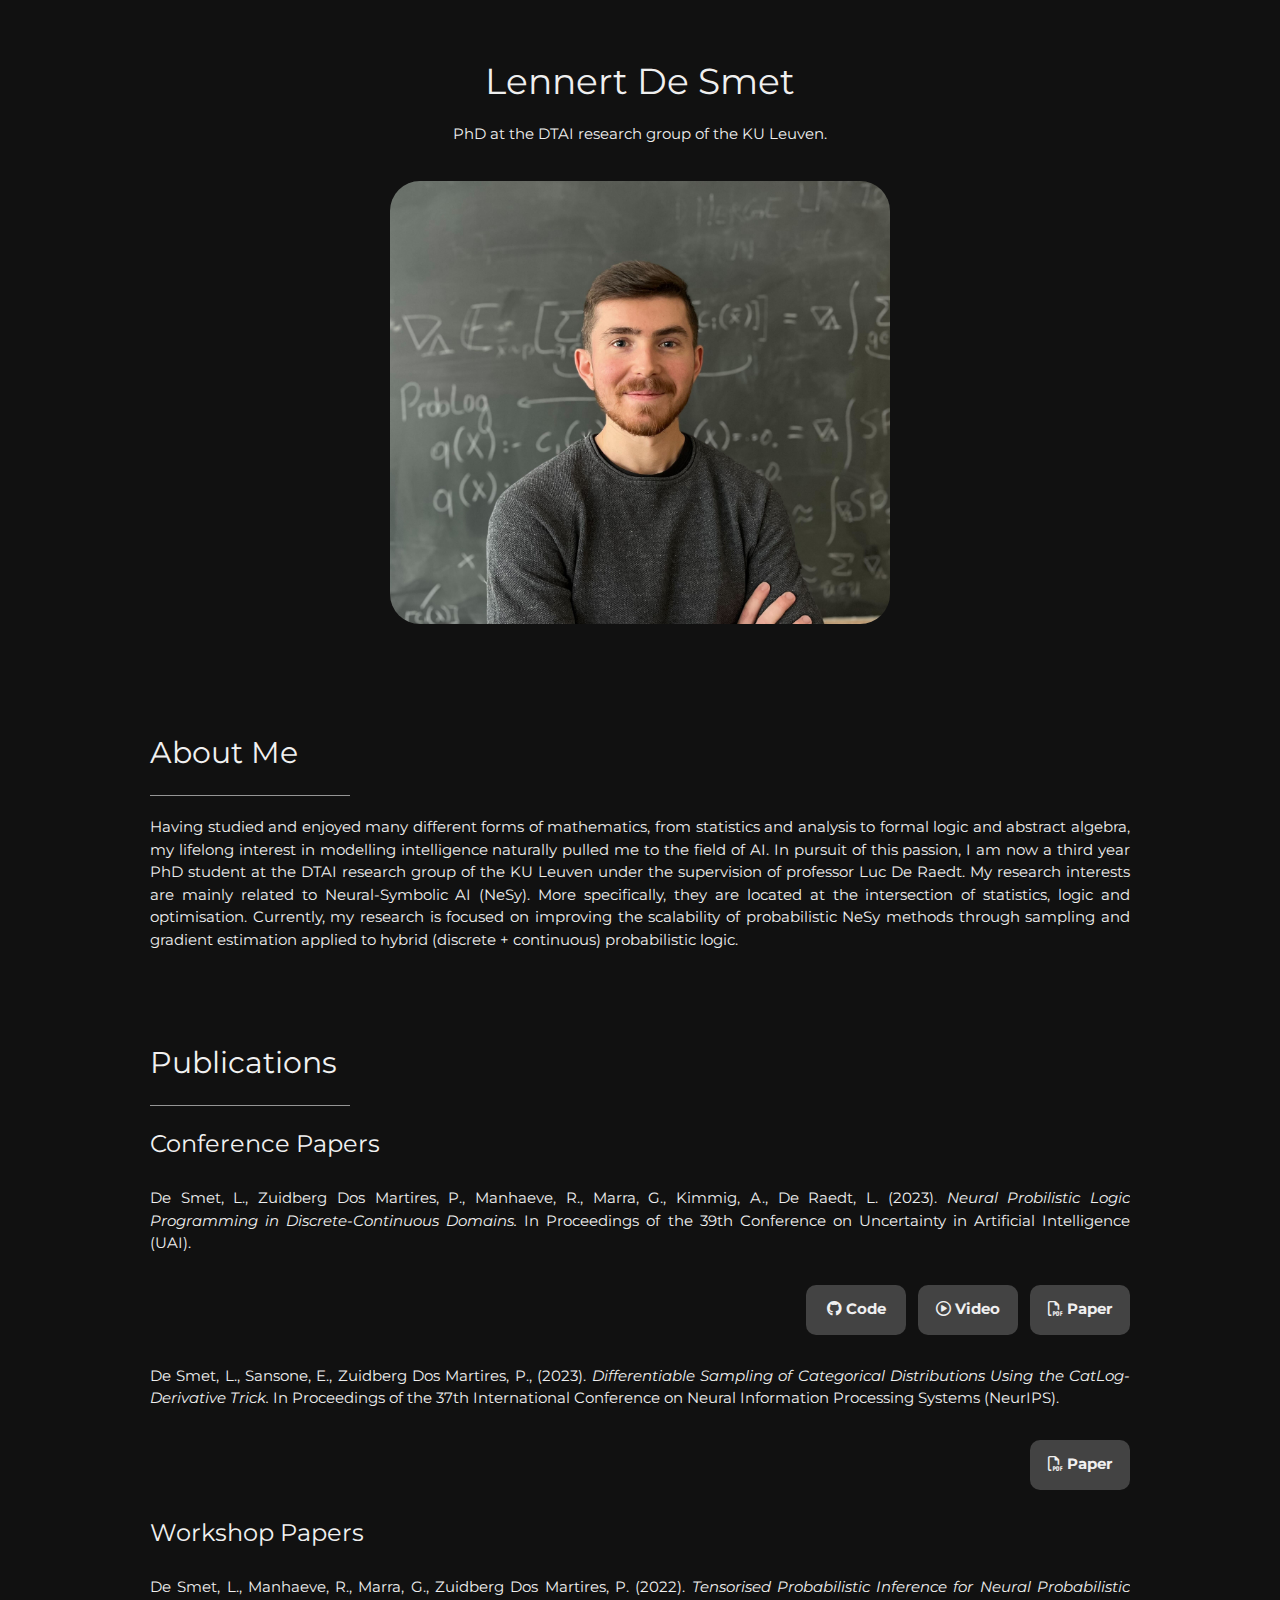
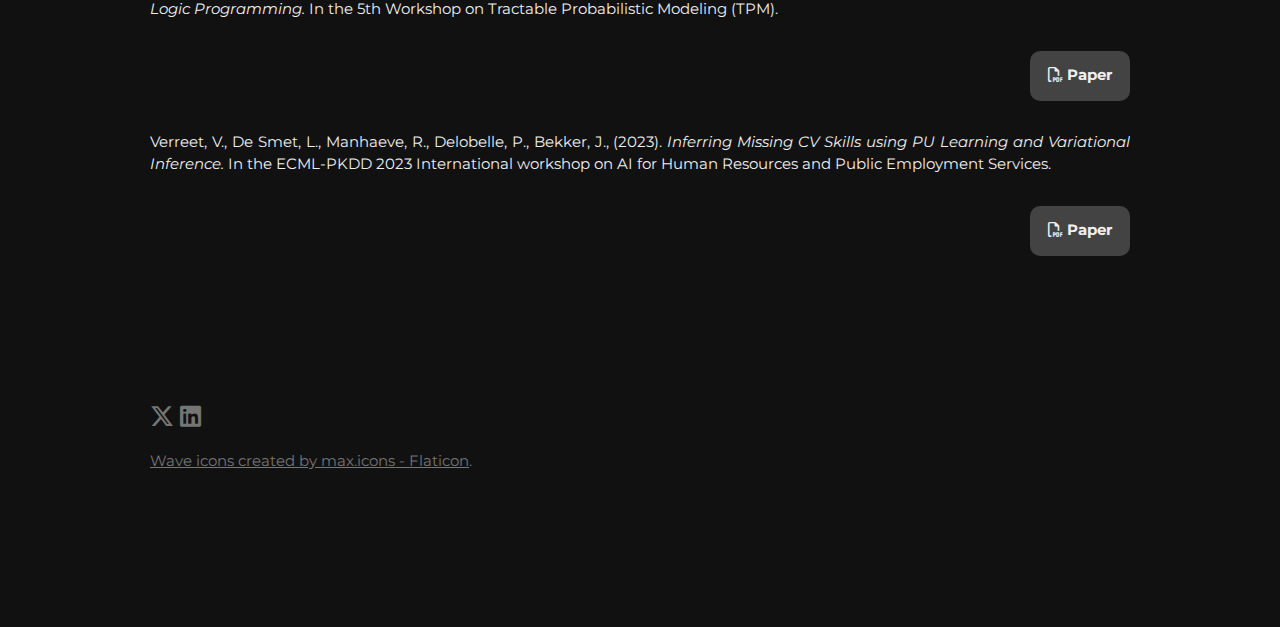
<file: index.html>
<!DOCTYPE html>
<html>
<head>

<style> 
    #rcorners1 {
        border-radius: 10px;
        background: #434343;
        padding: 13px; 
        width: 100px;
        height: 50px;  
    }
</style>

<style>
    a:hover {
    color: #277da1;
    }
</style>

<style>
    #wrapper {
        overflow: auto; /* add this to contain floated children */
    }
    #first {
        float:left; /* add this */
    }
    #second {
        float: right; /* add this */
    }
    #background {
        color: #efefef;
        background-color: #111111;
    }
</style>

<style>
    img {
      border-radius: 2em;
    }
</style>

<link rel="icon" href="/images/wave.png">

<title> Lennert De Smet </title>
<meta charset="UTF-8">
<meta name="viewport" content="width=device-width, initial-scale=1">
<link rel="stylesheet" href="https://www.w3schools.com/w3css/4/w3.css">
<link rel="stylesheet" href="https://fonts.googleapis.com/css?family=Montserrat">
<link rel="stylesheet" href="https://fonts.googleapis.com/css2?family=Fira+Sans">
<link rel="stylesheet" href="https://cdnjs.cloudflare.com/ajax/libs/font-awesome/6.4.2/css/all.min.css">
<style>
    body, h1,h2,h3,h4,h5,h6 {font-family: "Montserrat", sans-serif}
    /* body, h1,h2,h3,h4,h5,h6 {font-family: "Fira Sans"} */
    .w3-row-padding img {margin-bottom: 12px}
    /* Set the width of the sidebar to 120px */
    .w3-sidebar {width: 120px;background: #222;}
    /* Add a left margin to the "page content" that matches the width of the sidebar (120px) */
    /* Remove margins from "page content" on small screens */
    @media only screen and (max-width: 600px) {
        #main {margin-left: 0}
        #background {background-color: #000000;}
    }
</style>
</head>
<body id="background">

<!-- Page Content -->
<div class="w3-padding-large" id="main">
  <!-- Header/Home -->
  <header class="w3-container w3-padding-32 w3-center" id="home">
    <h1> Lennert De Smet </h1>
    <p style="padding-bottom:20px;"> PhD at the DTAI research group of the KU Leuven.</p>
    <img src="/images/cropped_me.jpg" class="w3-image" width="500">
  </header>

  <!-- About Section -->
  <div class="w3-content w3-justify w3-text w3-padding-64" id="about">
    <h2 class="w3-text-light-grey"> About Me </h2>
    <hr style="width:200px" class="w3-opacity">
    <p>
        Having studied and enjoyed many different forms of mathematics, from statistics and analysis to formal logic and abstract algebra, my lifelong interest in modelling intelligence naturally pulled me to the field of AI.
        In pursuit of this passion, I am now a third year PhD student at the DTAI research group of the KU Leuven under the supervision of professor Luc De Raedt.
        My research interests are mainly related to Neural-Symbolic AI (NeSy). 
        More specifically, they are located at the intersection of statistics, logic and optimisation.
        Currently, my research is focused on improving the scalability of probabilistic NeSy methods through sampling and gradient estimation applied to hybrid (discrete + continuous) probabilistic logic.
    </p>

    <div class="w3-content w3-justify w3-text w3-padding-64" id="publications"></divclass>

    <h2 class="w3-text-light-grey"> Publications </h2>
    <hr style="width:200px" class="w3-opacity">

    <h3 class="w3-text-light-grey" style="text-align:left;"> Conference Papers </h3>
    <div id="wrapper">
        <div id="first">
            <p>
                De Smet, L., 
                <a href="https://pedrozudo.github.io/" style="text-decoration: none"> Zuidberg Dos Martires, P.</a>, 
                <a href="https://people.cs.kuleuven.be/~robin.manhaeve/" style="text-decoration: none"> Manhaeve, R.</a>, 
                <a href="https://www.giuseppemarra.com/" style="text-decoration: none"> Marra, G.</a>, 
                <a href="https://people.cs.kuleuven.be/~angelika.kimmig/" style="text-decoration: none"> Kimmig, A.</a>, 
                <a href="https://wms.cs.kuleuven.be/people/lucderaedt/" style="text-decoration: none"> De Raedt, L.</a>
                (2023). 
                <em> Neural Probilistic Logic Programming in Discrete-Continuous Domains.</em>
                In Proceedings of the 39th Conference on Uncertainty in Artificial Intelligence (UAI).
            </p>
        </div>
        <div id="second">
            <a href="https://proceedings.mlr.press/v216/de-smet23a.html" style="text-decoration: none"><p id="rcorners1" style="text-align:center;"> <b> 
                <i class="fa-regular fa-file-pdf w3-hover-opacity"></i> Paper </b> </p> </a>
        </div>
        <div id="second">
            <a style="text-decoration: none"><p style="text-align:center;"> <b> &nbsp &nbsp </b> </p> </a>
        </div>
        <div id="second">
            <a href="https://www.youtube.com/watch?v=eqWOMycQOk4&t=1s" style="text-decoration: none"><p id="rcorners1" style="text-align:center;"> <b> 
                <i class="fa-regular fa-circle-play w3-hover-opacity"></i> Video </b> </p> </a>
        </div>
        <!-- <div id="second">
            <a style="text-decoration: none"><p style="text-align:center;"> <b> &nbsp &nbsp </b> </p> </a>
        </div>
        <div id="second">
            <a href="https://www.auai.org/uai2023/oral_slides/233-oral-slides.pdf" style="text-decoration: none"><p id="rcorners1" style="text-align:center;"> <b> Slides </b> </p> </a>
        </div> -->
        <div id="second">
            <a style="text-decoration: none"><p style="text-align:center;"> <b> &nbsp &nbsp </b> </p> </a>
        </div>
        <div id="second">
            <a href="https://github.com/ML-KULeuven/deepseaproblog" style="text-decoration: none"><p id="rcorners1" style="text-align:center;"> <b> 
                <i class="fa-brands fa-github w3-hover-opacity"></i> Code </b> </p> </a>
        </div>
    </div>

    <div id="wrapper">
        <div id="first">
            <p>
                De Smet, L., 
                <a href="https://emsansone.github.io/" style="text-decoration: none"> Sansone, E.</a>,
                <a href="https://pedrozudo.github.io/" style="text-decoration: none"> Zuidberg Dos Martires, P.</a>, 
                (2023). 
                <em> Differentiable Sampling of Categorical Distributions Using the CatLog-Derivative Trick.</em>
                In Proceedings of the 37th International Conference on Neural Information Processing Systems (NeurIPS).
            </p>
        </div>
        <div id="second">
            <a href="https://openreview.net/pdf?id=AQyqxXctsN" style="text-decoration: none"><p id="rcorners1" style="text-align:center;"> <b> 
                <i class="fa-regular fa-file-pdf w3-hover-opacity"></i> Paper </b> </p> </a>
        </div>
    </div>

    <h3 class="w3-text-light-grey" style="text-align:left;"> Workshop Papers</h3>

    <div id="wrapper">
        <div id="first">
            <p>
                De Smet, L., 
                <a href="https://people.cs.kuleuven.be/~robin.manhaeve/" style="text-decoration: none"> Manhaeve, R.</a>, 
                <a href="https://www.giuseppemarra.com/" style="text-decoration: none"> Marra, G.</a>, 
                <a href="https://pedrozudo.github.io/" style="text-decoration: none"> Zuidberg Dos Martires, P.</a>
                (2022). 
                <em> Tensorised Probabilistic Inference for Neural Probabilistic Logic Programming.</em>
                In the 5th Workshop on Tractable Probabilistic Modeling (TPM).
            </p>
        </div>
        <div id="second">
            <a href="https://openreview.net/pdf?id=6Kpbq2Y2IK6" style="text-decoration: none"><p id="rcorners1" style="text-align:center;"> <b> 
                <i class="fa-regular fa-file-pdf w3-hover-opacity"></i> Paper </b> </p> </a>
        </div>
    </div>

    <div id="wrapper">
        <div id="first">
            <p>
                <a href="https://www.kuleuven.be/wieiswie/nl/person/00118567" style="text-decoration: none"> Verreet, V.</a>, 
                De Smet, L.,
                <a href="https://people.cs.kuleuven.be/~robin.manhaeve/" style="text-decoration: none"> Manhaeve, R.</a>,
                <a href="https://pieter.ai/" style="text-decoration: none"> Delobelle, P.</a>,
                <a href="https://jessa.github.io/" style="text-decoration: none"> Bekker, J.</a>,
                (2023). 
                <em> Inferring Missing CV Skills using PU Learning and Variational Inference.</em>
                In the ECML-PKDD 2023 International workshop on AI for Human Resources and Public Employment Services.
            </p>
        </div>
        <div id="second">
            <a href="https://ai4hrpes.github.io/ecmlpkdd2023/papers/ai4hrpes2023_paper_152.pdf" style="text-decoration: none"><p id="rcorners1" style="text-align:center;"> <b> 
                <i class="fa-regular fa-file-pdf w3-hover-opacity"></i> Paper </b> </p> </a>
        </div>
    </div>

    <!-- <div id="wrapper">
        <div id="first">
            <p>
                De Smet, L., 
                <a href="https://emsansone.github.io/" style="text-decoration: none"> Sansone, E.</a>,
                <a href="https://pedrozudo.github.io/" style="text-decoration: none"> Zuidberg Dos Martires, P.</a>
                (2023). 
                <em> Differentiable Sampling of Categorical Distributions Using the CatLog-Derivative Trick.</em>
                In the ICML 2023 Workshop Differentiable Almost Everything: Differentiable Relaxations, Algorithms, Operators, and Simulators.
            </p>
        </div>
        <div id="second">
            <a href="https://differentiable.xyz/papers/paper_29.pdf" style="text-decoration: none"><p id="rcorners1" style="text-align:center;"> <b> Paper </b> </p> </a>
        </div>
    </div> -->

    <!-- <div class="w3-content w3-justify w3-text w3-padding-64" id="code"></divclass>
    <h2 class="w3-text-light-grey"> Code </h2>
    <hr style="width:200px" class="w3-opacity"> -->
</div>

<!-- Footer -->
<footer class="w3-content w3-padding-64 w3-text-grey w3-xlarge">
<a href="https://twitter.com/LennertDS_" style="text-decoration: none" <i class="fa-brands fa-x-twitter w3-hover-opacity"></i><a>
<a href="www.linkedin.com/in/lennert-de-smet-3dot1415926" style="text-decoration: none" <i class="fa-brands fa-linkedin w3-hover-opacity"></i><a>
<p class="w3-medium"><a href="https://www.flaticon.com/free-icons/wave"> Wave icons created by max.icons - Flaticon<a>.
</footer>

<!-- END PAGE CONTENT -->
</div>

</body>
</html>
</file>
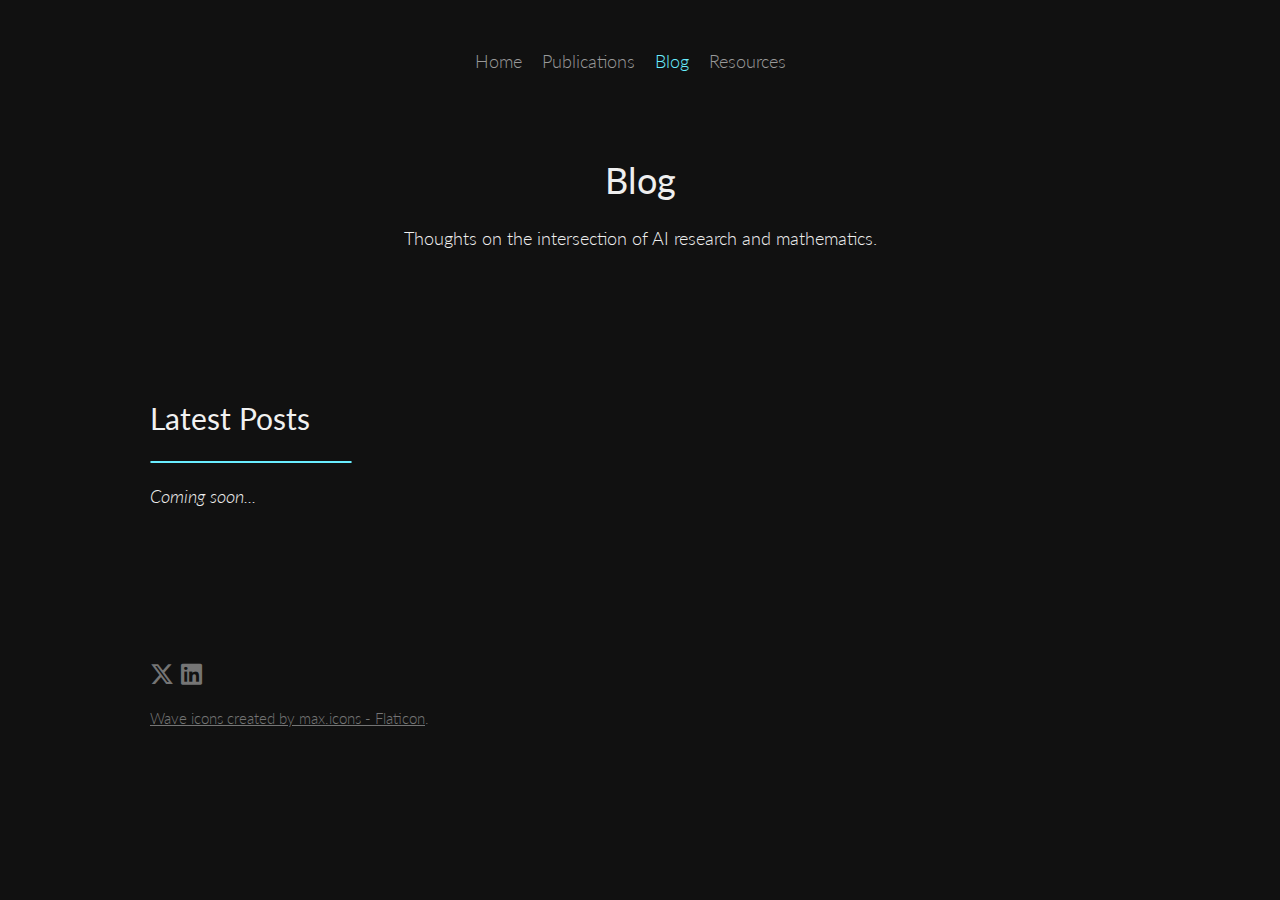
<file: blog.html>
<!DOCTYPE html>
<html>

<head>
    <link rel="icon" href="/images/wave.png">
    <title> Blog - Lennert De Smet </title>
    <meta charset="UTF-8">
    <meta name="viewport" content="width=device-width, initial-scale=1">
    <link rel="stylesheet" href="https://www.w3schools.com/w3css/4/w3.css">
    <link rel="stylesheet" href="https://fonts.googleapis.com/css?family=Montserrat">
    <link rel="stylesheet" href="https://fonts.googleapis.com/css2?family=Lato:wght@300&display=swap">
    <link rel="stylesheet" href="https://fonts.googleapis.com/css2?family=Lato">
    <link rel="stylesheet" href="https://cdnjs.cloudflare.com/ajax/libs/font-awesome/6.4.2/css/all.min.css">

    <!-- Custom Styles -->
    <link rel="stylesheet" href="assets/css/style.css">
</head>

<body id="background">

    <!-- Page Content -->
    <div class="w3-padding-large" id="main">

        <!-- Navigation Bar -->
        <div id="navbar"></div>

        <header class="w3-container w3-padding-32 w3-center">
            <h1> Blog </h1>
            <p style="padding-bottom:20px;">
                Thoughts on the intersection of AI research and mathematics.
            </p>
        </header>

        <!-- Blog Section -->
        <div class="w3-content w3-justify w3-text w3-padding-64" id="blog">
            <h2 class="w3-text-light-grey"> Latest Posts </h2>
            <hr class="custom-hr">

            <p>
                <i> Coming soon... </i>
            </p>

        </div>

        <script src="assets/js/navbar.js"></script>

        <!-- Footer -->
        <footer class="w3-content w3-padding-64 w3-text-grey w3-xlarge">
            <a href="https://twitter.com/LennertDS_" style="text-decoration: none">
                <i class="fa-brands fa-x-twitter w3-hover-opacity"></i>
            </a>
            <a href="https://www.linkedin.com/in/lennert-de-smet-3dot1415926/" style="text-decoration: none">
                <i class="fa-brands fa-linkedin w3-hover-opacity"></i>
            </a>
            <p class="w3-medium"><a href="https://www.flaticon.com/free-icons/wave"> Wave icons created by max.icons
                    - Flaticon</a>.</p>
        </footer>

    </div>

</body>

</html>
</file>
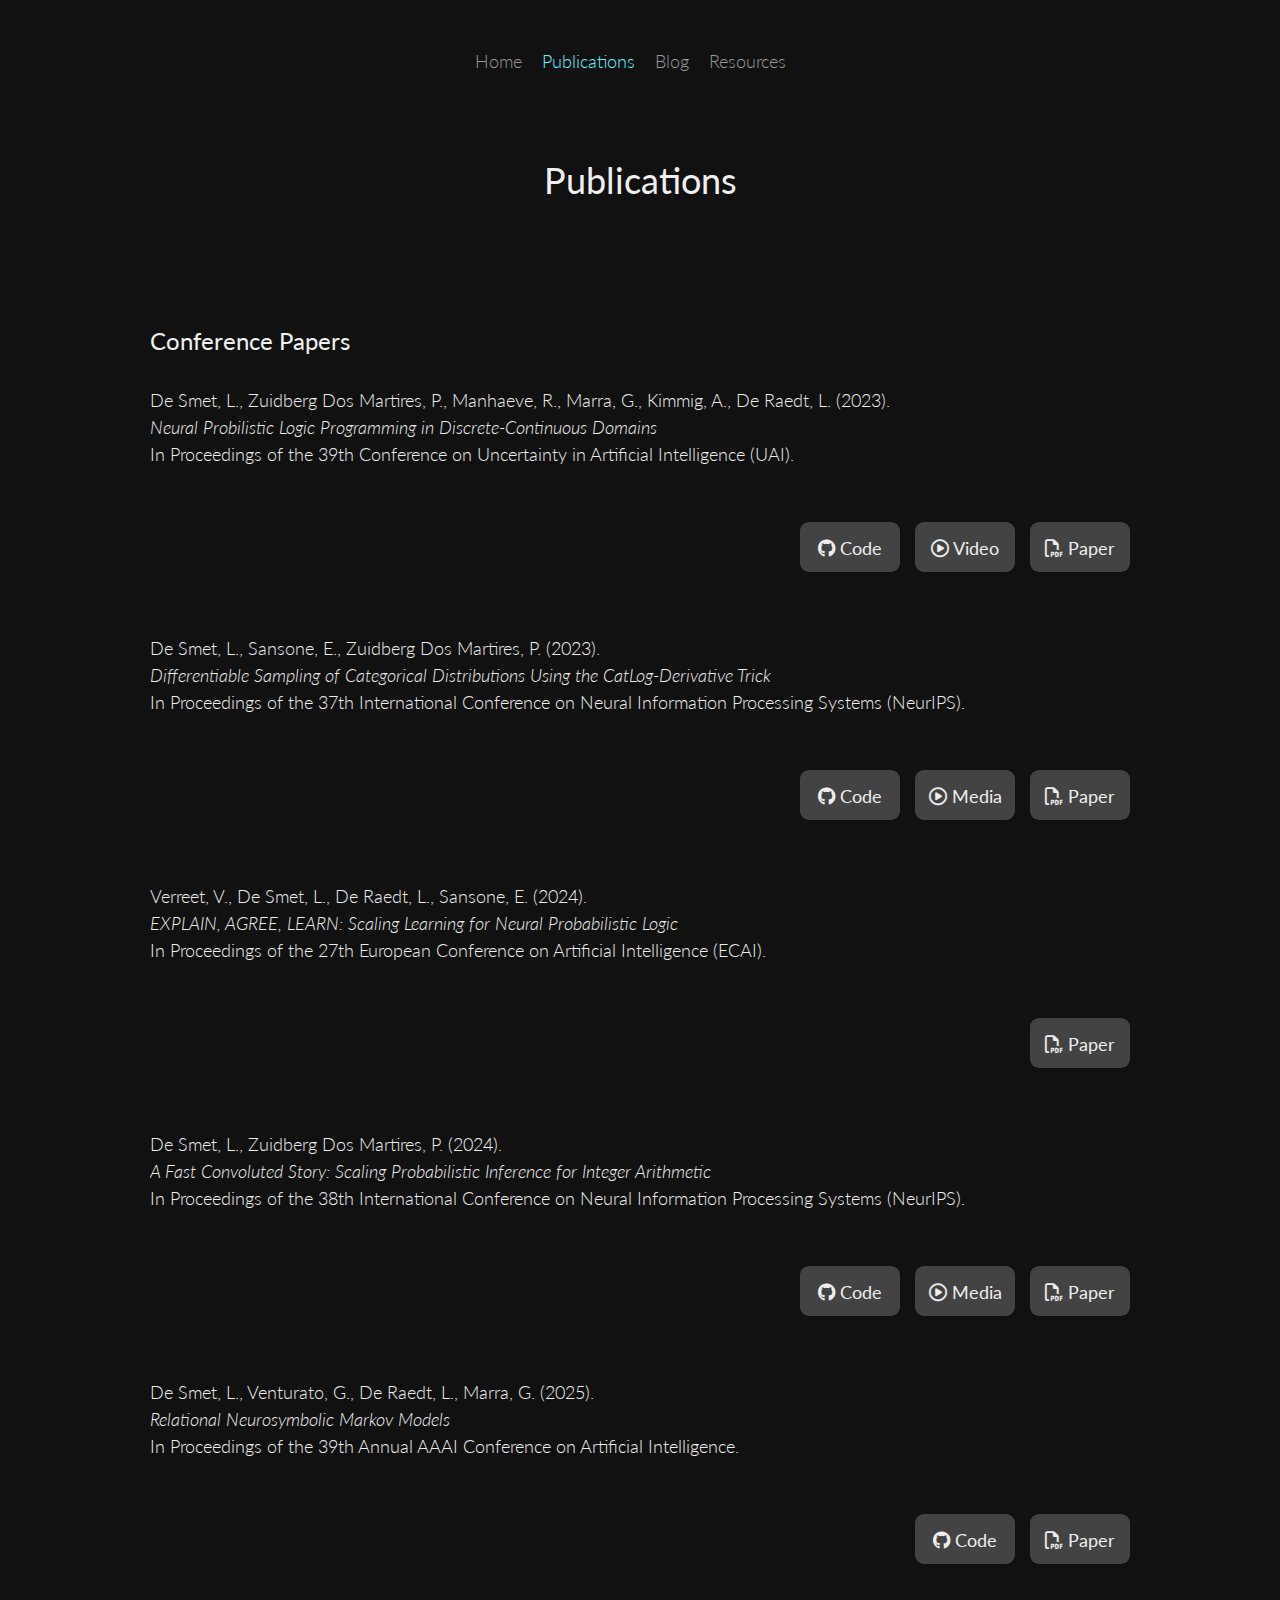
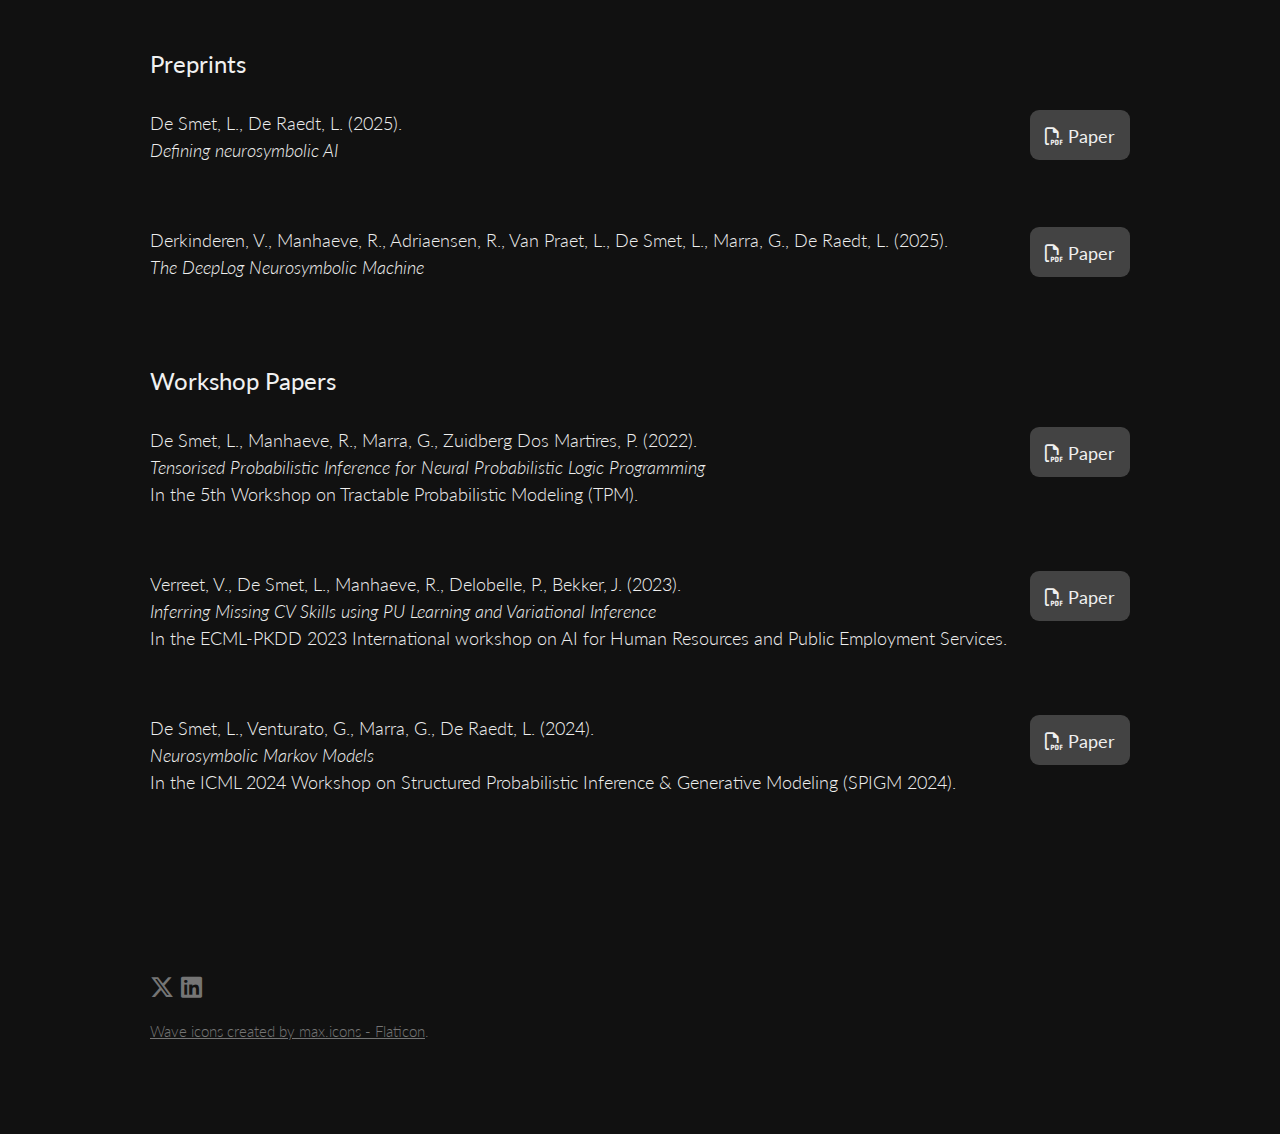
<file: publications.html>
<!DOCTYPE html>
<html>

<head>
    <link rel="icon" href="/images/wave.png">
    <title> Publications - Lennert De Smet </title>
    <meta charset="UTF-8">
    <meta name="viewport" content="width=device-width, initial-scale=1">
    <link rel="stylesheet" href="https://www.w3schools.com/w3css/4/w3.css">
    <link rel="stylesheet" href="https://fonts.googleapis.com/css?family=Montserrat">
    <link rel="stylesheet" href="https://fonts.googleapis.com/css2?family=Lato:wght@300&display=swap">
    <link rel="stylesheet" href="https://fonts.googleapis.com/css2?family=Lato">
    <link rel="stylesheet" href="https://cdnjs.cloudflare.com/ajax/libs/font-awesome/6.4.2/css/all.min.css">

    <!-- Custom Styles -->
    <link rel="stylesheet" href="assets/css/style.css">
</head>

<body id="background">

    <!-- Page Content -->
    <div class="w3-padding-large" id="main">

        <!-- Navigation Bar -->
        <div id="navbar"></div>

        <header class="w3-container w3-padding-32 w3-center">
            <h1> Publications </h1>
        </header>

        <!-- Publications Section -->
        <div class="w3-content w3-justify w3-text w3-padding-64" id="publications">

            <h3 class="w3-text-light-grey" style="text-align:left;"> Conference Papers </h3>
            <div id="conference-papers"></div>

            <br>

            <h3 class="w3-text-light-grey" style="text-align:left;"> Preprints </h3>
            <div id="preprints"></div>

            <br>

            <h3 class="w3-text-light-grey" style="text-align:left;"> Workshop Papers</h3>
            <div id="workshop-papers"></div>

        </div>

        <script src="assets/js/publications.js"></script>
        <script src="assets/js/main.js"></script>
        <script src="assets/js/navbar.js"></script>

        <!-- Footer -->
        <footer class="w3-content w3-padding-64 w3-text-grey w3-xlarge">
            <a href="https://twitter.com/LennertDS_" style="text-decoration: none">
                <i class="fa-brands fa-x-twitter w3-hover-opacity"></i>
            </a>
            <a href="https://www.linkedin.com/in/lennert-de-smet-3dot1415926/" style="text-decoration: none">
                <i class="fa-brands fa-linkedin w3-hover-opacity"></i>
            </a>
            <p class="w3-medium"><a href="https://www.flaticon.com/free-icons/wave"> Wave icons created by max.icons
                    - Flaticon</a>.</p>
        </footer>

    </div>

</body>

</html>
</file>
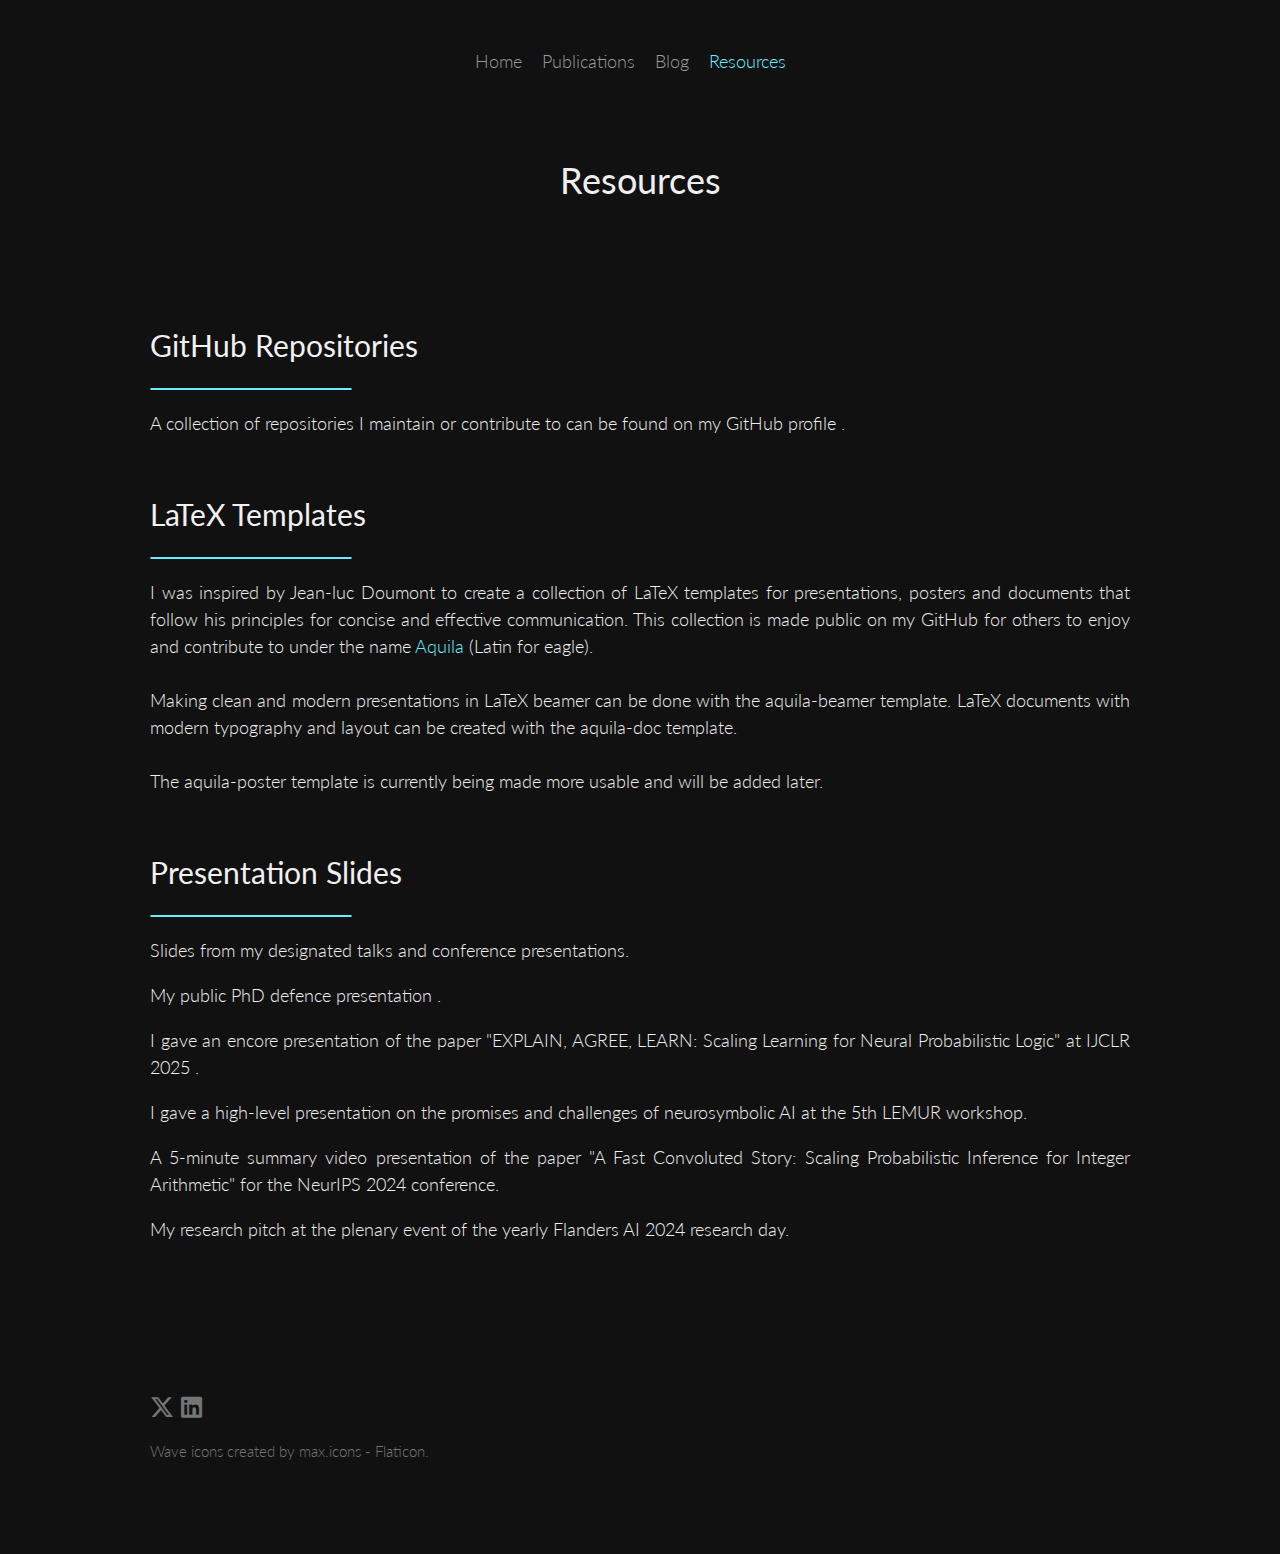
<file: resources.html>
<!DOCTYPE html>
<html>

<head>
    <link rel="icon" href="/images/wave.png">
    <title> Resources - Lennert De Smet </title>
    <meta charset="UTF-8">
    <meta name="viewport" content="width=device-width, initial-scale=1">
    <link rel="stylesheet" href="https://www.w3schools.com/w3css/4/w3.css">
    <link rel="stylesheet" href="https://fonts.googleapis.com/css?family=Montserrat">
    <link rel="stylesheet" href="https://fonts.googleapis.com/css2?family=Lato:wght@300&display=swap">
    <link rel="stylesheet" href="https://fonts.googleapis.com/css2?family=Lato">
    <link rel="stylesheet" href="https://cdnjs.cloudflare.com/ajax/libs/font-awesome/6.4.2/css/all.min.css">

    <!-- Custom Styles -->
    <link rel="stylesheet" href="assets/css/style.css">
</head>

<body id="background">

    <!-- Page Content -->
    <div class="w3-padding-large" id="main">

        <!-- Navigation Bar -->
        <div id="navbar"></div>

        <header class="w3-container w3-padding-32 w3-center">
            <h1> Resources </h1>
        </header>

        <!-- Resources Section -->
        <div class="w3-content w3-justify w3-text w3-padding-64" id="resources">

            <h2 class="w3-text-light-grey"> GitHub Repositories </h2>
            <hr class="custom-hr">
            <p>
                A collection of repositories I maintain or contribute to can be found on
                <a href="https://github.com/LennertDeSmet" style="text-decoration: none;">
                    my GitHub profile
                </a>
                .
            </p>
            <!-- Add specific repos here later -->
            <br>

            <h2 class="w3-text-light-grey"> LaTeX Templates </h2>
            <hr class="custom-hr">
            <p>
                I was inspired by <a href="https://www.principiae.be/" style="text-decoration: none;">Jean-luc
                    Doumont</a> to create a collection of LaTeX templates for presentations, posters
                and documents that follow his principles for concise and effective communication.
                This collection is made public on my GitHub for others to enjoy and contribute to under the name <span
                    class="text-highlight">Aquila</span> (Latin for eagle).

                <br>
                <br>

                Making clean and modern presentations in LaTeX beamer can be done with the <a
                    href="https://github.com/LennertDeSmet/aquila-beamer"
                    style="text-decoration: none;">aquila-beamer</a>
                template.
                LaTeX documents with modern typography and layout can be created with the <a
                    href="https://github.com/LennertDeSmet/aquila-doc" style="text-decoration: none;">aquila-doc</a>
                template.

                <br>
                <br>

                The aquila-poster template is currently being made more usable and will be added later.
            </p>
            <!-- Add templates here later -->
            <br>

            <h2 class="w3-text-light-grey"> Presentation Slides </h2>
            <hr class="custom-hr">
            <p>
                Slides from my designated talks and conference presentations.
            </p>
            <!-- Add slides here later -->
            <p>My <a href="assets/resources/251216public-defence.pdf" style="text-decoration: none;">
                    public PhD defence presentation
                </a>.
            </p>
            <p>
                I gave an
                <a href="assets/resources/250910exal-ijclr.pdf" style="text-decoration: none;">
                    encore presentation
                </a>
                of the paper "EXPLAIN, AGREE, LEARN: Scaling Learning for Neural Probabilistic Logic" at
                <a href="https://ijclr2025.pages.surrey.ac.uk/" style="text-decoration: none;">
                    IJCLR 2025
                </a>.
            </p>
            <p>
                I gave <a href="assets/resources/250703lemur-workshop.pdf" style="text-decoration: none;">a high-level
                    presentation on the promises and challenges of neurosymbolic AI
                </a>
                at the 5th <a href="https://lemur-dn.github.io/" style="text-decoration: none;">LEMUR</a> workshop.
            </p>
            <p>
                A
                <a href="assets/resources/241107plia-video.pdf" style="text-decoration: none;">
                    5-minute summary video presentation
                </a>
                of the paper "A Fast Convoluted Story: Scaling Probabilistic Inference for Integer Arithmetic"
                for the <a href="https://neurips.cc/Conferences/2024" style="text-decoration: none;">NeurIPS 2024</a>
                conference.
            </p>
            <p>
                My
                <a href="assets/resources/241014flanders-ai-plenary.pdf" style="text-decoration: none;">
                    research pitch
                </a>
                at the plenary event of the yearly
                <a href="https://www.flandersai.be/en" style="text-decoration: none;">
                    Flanders AI
                </a>
                2024 research day.
            </p>
            <!-- <p>
                Oral presentation slides for the paper "Neural Probilistic Logic Programming in Discrete-Continuous
                Domains" can be found <a href="assets/resources/250430una-europa-uoe.pdf"
                    style="text-decoration: none;">here</a>.
            </p> -->
        </div>

        <script src="assets/js/navbar.js"></script>

        <!-- Footer -->
        <footer class="w3-content w3-padding-64 w3-text-grey w3-xlarge">
            <a href="https://twitter.com/LennertDS_" style="text-decoration: none">
                <i class="fa-brands fa-x-twitter w3-hover-opacity"></i>
            </a>
            <a href="https://www.linkedin.com/in/lennert-de-smet-3dot1415926/" style="text-decoration: none">
                <i class="fa-brands fa-linkedin w3-hover-opacity"></i>
            </a>
            <p class="w3-medium"><a href="https://www.flaticon.com/free-icons/wave" style="text-decoration: none;">
                    Wave icons created by max.icons - Flaticon</a>.
            </p>
        </footer>

    </div>

</body>

</html>
</file>
<file: assets/css/style.css>
/* Body and Base Typography */
body {
    font-size: 18px;
    font-family: "Lato", sans-serif;
    font-weight: 300;
}

h1,
h2,
h3,
h4,
h5,
h6 {
    font-family: "Lato", sans-serif;
    font-weight: 400;
}

/* Base Layout and Colors */
#background {
    color: #efefef;
    background-color: #111111;
}

a:hover {
    color: rgb(105, 237, 255);
}

img {
    border-radius: 0.5em;
}

/* Custom UI Elements */
#rcorners1 {
    border-radius: 0.5em;
    background: #434343;
    padding: 13px;
    width: 100px;
    height: 50px;
}

.custom-hr {
    width: 200px;
    border-width: 1px;
    border-style: solid;
    border-radius: 0.5em;
    border-color: rgb(105, 237, 255);
}

/* Wrapper Layout (used in JS rendered content) */
#wrapper {
    overflow: auto;
}

#first {
    float: left;
}

#second {
    float: right;
}

/* W3C Overrides and Specifics */
.w3-row-padding img {
    margin-bottom: 12px;
}

.w3-sidebar {
    width: 120px;
    background: #222;
}

/* Responsive adjustments */
@media only screen and (max-width: 600px) {
    #main {
        margin-left: 0;
    }

    #background {
        background-color: #000000;
    }
}

/* Navigation Bar */
#navbar {
    padding-top: 20px;
    padding-bottom: 20px;
}

.nav-link {
    text-decoration: none;
    margin-right: 20px;
    color: #999;
    font-weight: 300;
    font-size: 18px;
    transition: color 0.3s;
}

.nav-link:hover,
.nav-link.active {
    color: rgb(105, 237, 255);
}

/* Timeline specific styles */
.timeline-item {
    margin-bottom: 20px;
    border-left: 2px solid #555;
    padding-left: 20px;
    position: relative;
}

.timeline-item::before {
    content: '';
    position: absolute;
    left: -6px;
    top: 5px;
    width: 10px;
    height: 10px;
    background-color: rgb(105, 237, 255);
    border-radius: 50%;
}

.timeline-date {
    font-size: 0.9em;
    color: #bbb;
    margin-bottom: 5px;
    display: block;
}

/* Utility Classes */
.text-highlight {
    color: rgb(105, 237, 255);
}
</file>
